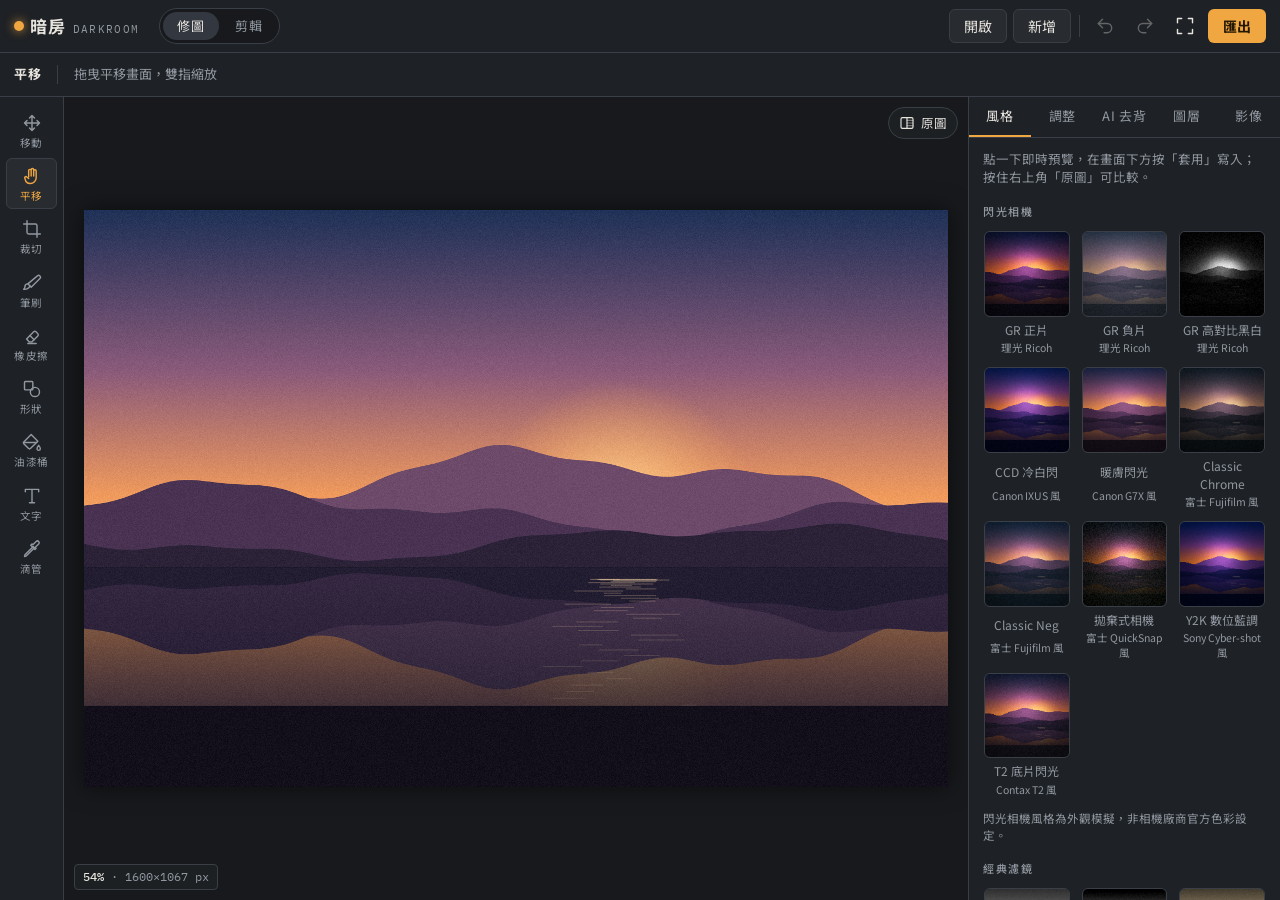
<file: photo-editor/index.html>
<!doctype html>
<html lang="zh-Hant">
<head>
<meta charset="utf-8">
<meta name="viewport" content="width=device-width,initial-scale=1,maximum-scale=1,user-scalable=no,viewport-fit=cover">
<title>暗房修圖</title>
<meta name="description" content="手機與電腦通用的修圖與影片剪輯工具：圖層、調色、濾鏡、AI 去背、照片影片剪輯匯出。">
<meta name="theme-color" content="#1b1d21">
<link rel="manifest" href="manifest.webmanifest">
<link rel="icon" href="icon.svg" type="image/svg+xml">
<link rel="apple-touch-icon" href="icon.svg">
<link rel="preconnect" href="https://fonts.googleapis.com">
<link rel="stylesheet" href="https://fonts.googleapis.com/css2?family=IBM+Plex+Mono:wght@400;500&family=Noto+Sans+TC:wght@400;500;700&display=swap">
<link rel="stylesheet" href="style.css">
</head>
<body>
<!--APP-->
<div id="app">
  <header class="topbar">
    <div class="brand"><span class="mark" aria-hidden="true"></span><b>暗房</b><span class="sub">Darkroom</span></div>
    <div class="seg" id="modeSeg" role="tablist" aria-label="模式">
      <button role="tab" data-mode="photo" class="on">修圖</button>
      <button role="tab" data-mode="video">剪輯</button>
    </div>
    <div class="actions photo-only">
      <button class="btn" id="btnOpen" title="開啟影像 (Ctrl+O)">開啟</button>
      <button class="btn hide-sm" id="btnNew" title="新增畫布">新增</button>
      <span class="sep hide-sm"></span>
      <button class="ibtn" id="btnUndo" title="復原 (Ctrl+Z)" aria-label="復原"><svg viewBox="0 0 24 24"><path d="M9 14 4 9l5-5"/><path d="M4 9h10.5a5.5 5.5 0 0 1 0 11H11"/></svg></button>
      <button class="ibtn" id="btnRedo" title="重做 (Ctrl+Shift+Z)" aria-label="重做"><svg viewBox="0 0 24 24"><path d="m15 14 5-5-5-5"/><path d="M20 9H9.5a5.5 5.5 0 0 0 0 11H13"/></svg></button>
      <button class="ibtn hide-sm" id="btnFit" title="符合視窗 (Ctrl+0)" aria-label="符合視窗"><svg viewBox="0 0 24 24"><path d="M3 8V3h5M21 8V3h-5M3 16v5h5M21 16v5h-5"/></svg></button>
      <button class="btn primary" id="btnExport" title="匯出 (Ctrl+S)">匯出</button>
    </div>
    <input type="file" id="fileOpen" accept="image/*" hidden>
    <input type="file" id="fileLayer" accept="image/*" hidden>
  </header>

  <div class="optbar" id="optbar">
    <span class="opt tool-name" id="toolName">筆刷</span>
    <label class="opt" data-for="brush shape fill text"><span>顏色</span><input type="color" id="optColor" value="#f0a742"></label>
    <div class="opt swatches" data-for="brush shape fill text" id="swatches"></div>
    <label class="opt" data-for="brush eraser shape"><span>大小</span><input type="range" id="optSize" min="1" max="400" value="24"><output id="outSize">24</output></label>
    <label class="opt" data-for="brush eraser shape fill"><span>不透明</span><input type="range" id="optOpacity" min="1" max="100" value="100"><output id="outOpacity">100%</output></label>
    <label class="opt" data-for="brush eraser"><span>硬度</span><input type="range" id="optHardness" min="0" max="100" value="80"><output id="outHardness">80%</output></label>
    <label class="opt" data-for="shape"><span>形狀</span><select id="optShape"><option value="rect">矩形</option><option value="ellipse">橢圓</option><option value="line">直線</option></select></label>
    <label class="opt" data-for="shape"><input type="checkbox" id="optShapeFill"><span>填滿</span></label>
    <label class="opt" data-for="fill"><span>容許度</span><input type="range" id="optTolerance" min="0" max="100" value="32"><output id="outTolerance">32</output></label>
    <label class="opt" data-for="crop"><span>比例</span><select id="optRatio"><option value="free">自由</option><option value="1">1:1</option><option value="1.3333">4:3</option><option value="0.75">3:4</option><option value="1.7778">16:9</option><option value="0.5625">9:16</option><option value="1.5">3:2</option></select></label>
    <div class="opt" data-for="crop"><button class="btn primary sm" id="btnCropApply">套用裁切</button><button class="btn sm" id="btnCropCancel">取消</button></div>
    <div class="opt" data-for="crop">
      <button class="ibtn" data-img="rotL" aria-label="向左旋轉 90°" title="向左旋轉 90°"><svg viewBox="0 0 24 24"><path d="M3 12a9 9 0 1 0 3-6.7L3 8"/><path d="M3 3v5h5"/></svg></button>
      <button class="ibtn" data-img="rotR" aria-label="向右旋轉 90°" title="向右旋轉 90°"><svg viewBox="0 0 24 24"><path d="M21 12a9 9 0 1 1-3-6.7L21 8"/><path d="M21 3v5h-5"/></svg></button>
      <button class="ibtn" data-img="flipH" aria-label="水平翻轉" title="水平翻轉"><svg viewBox="0 0 24 24"><path d="M12 3v18M8 7 3 12l5 5zM16 7l5 5-5 5z"/></svg></button>
    </div>
    <span class="opt hint" data-for="move">拖曳以移動目前圖層</span>
    <span class="opt hint" data-for="hand">拖曳平移畫面，雙指縮放</span>
    <span class="opt hint" data-for="eyedropper">點選畫面取色</span>
    <span class="opt hint" data-for="text">點選畫面放置文字</span>
  </div>

  <main class="workspace">
    <nav class="toolbar" id="toolbar" aria-label="工具">
      <button data-tool="move" title="移動 (V)"><svg viewBox="0 0 24 24"><path d="M12 3v18M3 12h18M9 6l3-3 3 3M9 18l3 3 3-3M6 9l-3 3 3 3M18 9l3 3-3 3"/></svg><i>移動</i></button>
      <button data-tool="hand" title="手形 (H / 空白鍵)"><svg viewBox="0 0 24 24"><path d="M8 13V5.5a1.5 1.5 0 0 1 3 0V12M11 11V4.5a1.5 1.5 0 0 1 3 0V12M14 11.5V6a1.5 1.5 0 0 1 3 0v8a7 7 0 0 1-7 7h-.5a6 6 0 0 1-4.8-2.4L3.5 15a1.5 1.5 0 0 1 2.3-1.9L8 15"/></svg><i>平移</i></button>
      <button data-tool="crop" title="裁切 (C)"><svg viewBox="0 0 24 24"><path d="M6 2v14a2 2 0 0 0 2 2h14M18 22V8a2 2 0 0 0-2-2H2"/></svg><i>裁切</i></button>
      <button data-tool="brush" title="筆刷 (B)"><svg viewBox="0 0 24 24"><path d="M18.5 3.5a2.1 2.1 0 0 1 3 3L11 17l-4-4z"/><path d="M7 13c-2 0-3.5 1.5-3.5 3.5 0 1.5-1 2.5-1.5 3 3 .5 7-1 7.5-4.5"/></svg><i>筆刷</i></button>
      <button data-tool="eraser" title="橡皮擦 (E)"><svg viewBox="0 0 24 24"><path d="M7 21h10M5.5 15.5 14 7a2 2 0 0 1 2.8 0l2.2 2.2a2 2 0 0 1 0 2.8L12 19H8.5z"/><path d="m9.5 11.5 5 5"/></svg><i>橡皮擦</i></button>
      <button data-tool="shape" title="形狀 (U)"><svg viewBox="0 0 24 24"><rect x="3" y="3" width="10" height="10" rx="1"/><circle cx="15.5" cy="15.5" r="5.5"/></svg><i>形狀</i></button>
      <button data-tool="fill" title="油漆桶 (G)"><svg viewBox="0 0 24 24"><path d="m19 11-8-8-8.6 8.6a2 2 0 0 0 0 2.8l5.2 5.2a2 2 0 0 0 2.8 0z"/><path d="M2.5 12.5h15"/><path d="M22 20a2 2 0 1 1-4 0c0-1.6 2-4 2-4s2 2.4 2 4z"/></svg><i>油漆桶</i></button>
      <button data-tool="text" title="文字 (T)"><svg viewBox="0 0 24 24"><path d="M4 7V4h16v3M9 20h6M12 4v16"/></svg><i>文字</i></button>
      <button data-tool="eyedropper" title="滴管 (I)"><svg viewBox="0 0 24 24"><path d="m3 21 2-.5L15 10.5 13.5 9 3.5 19z"/><path d="m13 7 4-4a2.1 2.1 0 0 1 3 3l-4 4 1 1-1.5 1.5-5-5L12 6z"/></svg><i>滴管</i></button>
    </nav>

    <section class="stage" id="stage">
      <canvas id="view"></canvas>
      <button class="cmp" id="btnCompare" aria-label="按住比較原圖" title="按住比較（\ 鍵）"><svg viewBox="0 0 24 24"><rect x="3" y="4" width="18" height="16" rx="2"/><path d="M12 4v16"/><path d="M12 8h9M12 12h9M12 16h9" opacity=".45"/></svg><span>原圖</span></button>
      <div class="cmp-badge" id="cmpBadge" hidden></div>
      <div class="pbar" id="pbar" hidden role="group" aria-label="預覽">
        <b id="pbLabel"></b>
        <label class="pb-amount" id="pbAmountWrap" hidden><span>強度</span><input type="range" id="pbAmount" min="0" max="100" value="100" aria-label="強度"><output id="outPbAmount">100%</output></label>
        <button class="btn sm" id="pbCancel">取消</button>
        <button class="btn primary sm" id="pbApply">套用</button>
      </div>
      <div class="hud" id="hud"></div>
      <div class="drop" id="drop" hidden>放開以開啟影像</div>
    </section>

    <aside class="panel" id="panel">
      <div class="sheet-grip show-sm" id="sheetGrip"><span></span></div>
      <div class="tabs" role="tablist">
        <button role="tab" data-tab="style" class="on">風格</button>
        <button role="tab" data-tab="adjust">調整</button>
        <button role="tab" data-tab="ai">AI 去背</button>
        <button role="tab" data-tab="layers">圖層</button>
        <button role="tab" data-tab="image">影像</button>
      </div>

      <div class="tab-body" data-body="layers" hidden>
        <div class="layer-props">
          <label class="row"><span>混合模式</span><select id="layerBlend"></select></label>
          <label class="row"><span>不透明度</span><input type="range" id="layerOpacity" min="0" max="100" value="100"><output id="outLayerOpacity">100%</output></label>
        </div>
        <ul class="layers" id="layerList"></ul>
        <div class="layer-actions">
          <button class="ibtn" id="lyAdd" title="新增圖層" aria-label="新增圖層"><svg viewBox="0 0 24 24"><path d="M12 5v14M5 12h14"/></svg></button>
          <button class="ibtn" id="lyDup" title="複製圖層" aria-label="複製圖層"><svg viewBox="0 0 24 24"><rect x="8" y="8" width="13" height="13" rx="2"/><path d="M16 8V5a2 2 0 0 0-2-2H5a2 2 0 0 0-2 2v9a2 2 0 0 0 2 2h3"/></svg></button>
          <button class="ibtn" id="lyUp" title="上移" aria-label="上移"><svg viewBox="0 0 24 24"><path d="m6 15 6-6 6 6"/></svg></button>
          <button class="ibtn" id="lyDown" title="下移" aria-label="下移"><svg viewBox="0 0 24 24"><path d="m6 9 6 6 6-6"/></svg></button>
          <button class="ibtn" id="lyMerge" title="向下合併" aria-label="向下合併"><svg viewBox="0 0 24 24"><path d="M12 3v12M7 10l5 5 5-5M4 21h16"/></svg></button>
          <button class="ibtn danger" id="lyDel" title="刪除圖層" aria-label="刪除圖層"><svg viewBox="0 0 24 24"><path d="M4 7h16M10 11v6M14 11v6M6 7l1 13h10l1-13M9 7V4h6v3"/></svg></button>
        </div>
      </div>

      <div class="tab-body" data-body="adjust" hidden>
        <p class="note">拖曳滑桿即時預覽（目前圖層：<b id="adjLayerName"></b>），在畫面下方按「套用」寫入。雙擊滑桿歸零。</p>
        <div id="adjList" class="adj-list"></div>
      </div>

      <div class="tab-body" data-body="style">
        <p class="note">點一下即時預覽，在畫面下方按「套用」寫入；按住右上角「原圖」可比較。</p>
        <h3 class="sec">閃光相機</h3>
        <div class="filter-grid flash-grid" id="flashGrid"></div>
        <section class="card" id="flashCtl" hidden>
          <h3 id="flashName"></h3>
          <div class="row"><span>閃光位置</span><b class="note" id="flashPos">自動（畫面中央）</b></div>
          <div class="grid2"><button class="btn sm" id="flashPick">點畫面指定</button><button class="btn sm" id="flashAuto">回到自動</button></div>
          <div id="flashSliders" class="adj-list"></div>
          <label class="row"><input type="checkbox" id="flashDate"><span>日期戳記</span><input type="text" id="flashDateText" aria-label="日期文字" maxlength="14"></label>
        </section>
        <p class="note small">閃光相機風格為外觀模擬，非相機廠商官方色彩設定。</p>
        <h3 class="sec">經典濾鏡</h3>
        <div class="filter-grid" id="filterGrid"></div>
      </div>

      <div class="tab-body" data-body="ai" hidden>
        <section class="card">
          <h3>AI 去背</h3>
          <p class="note">在你的裝置上辨識主體，照片不會上傳。第一次使用會下載約 15 MB 的 AI 模型，之後就不用再下載。</p>
          <p class="note">處理圖層：<b id="aiLayerName"></b></p>
          <label class="row"><span>新背景</span><select id="aiBg">
            <option value="transparent">透明</option>
            <option value="color">前景色</option>
            <option value="blur">模糊原背景（人像模式）</option>
            <option value="mono">黑白背景（色彩焦點）</option>
          </select></label>
          <label class="row"><span>邊緣貼合</span><input type="range" id="aiRefine" min="0" max="100" value="60"><output id="outAiRefine">60</output></label>
          <label class="row"><span>邊緣硬度</span><input type="range" id="aiHard" min="0" max="100" value="35"><output id="outAiHard">35</output></label>
          <label class="row"><span>羽化 px</span><input type="range" id="aiFeather" min="0" max="20" value="1"><output id="outAiFeather">1</output></label>
          <button class="btn primary" id="aiRun">AI 去背</button>
          <div class="progress" id="aiProgress" hidden><div class="bar"><i id="aiBar"></i></div><span id="aiStatus"></span></div>
          <div class="mask-view" id="aiMaskWrap" hidden><canvas id="aiMask" width="160" height="160"></canvas><span class="note small">辨識遮罩（白色＝保留）。調整上方滑桿後按「重新套用」，不必重新辨識。</span></div>
        </section>
        <section class="card">
          <h3>純色背景去除</h3>
          <p class="note">適合商品照、證件照、白底截圖等單一顏色背景。不需下載模型。</p>
          <label class="row"><span>容許度</span><input type="range" id="keyTol" min="1" max="100" value="22"><output id="outKeyTol">22</output></label>
          <label class="row"><input type="checkbox" id="keyAll"><span>移除所有相同顏色（含被包圍的區域）</span></label>
          <button class="btn" id="keyRun">去除背景色</button>
        </section>
      </div>

      <div class="tab-body" data-body="image" hidden>
        <div class="group">
          <h3>變形</h3>
          <div class="grid2">
            <button class="btn" data-img="rotL">向左旋轉 90°</button>
            <button class="btn" data-img="rotR">向右旋轉 90°</button>
            <button class="btn" data-img="flipH">水平翻轉</button>
            <button class="btn" data-img="flipV">垂直翻轉</button>
          </div>
        </div>
        <div class="group">
          <h3>尺寸</h3>
          <div class="grid2">
            <button class="btn" data-img="resize">影像尺寸…</button>
            <button class="btn" data-img="new">新增畫布…</button>
          </div>
        </div>
        <div class="group">
          <h3>圖層</h3>
          <div class="grid2">
            <button class="btn" data-img="placeLayer">置入影像為圖層</button>
            <button class="btn" data-img="flatten">影像平面化</button>
            <button class="btn" data-img="clearLayer">清除圖層內容</button>
            <button class="btn" data-img="fillLayer">以前景色填滿</button>
          </div>
        </div>
        <div class="group">
          <h3>資訊</h3>
          <dl class="info" id="docInfo"></dl>
        </div>
      </div>
    </aside>

    <nav class="mnav" id="mnav" aria-label="主要功能">
      <button data-nav="style"><svg viewBox="0 0 24 24"><path d="M13 2 4 14h7l-1 8 9-12h-7z"/></svg><i>風格</i></button>
      <button data-nav="adjust"><svg viewBox="0 0 24 24"><path d="M4 6h10M18 6h2M4 12h4M12 12h8M4 18h12M20 18h0"/><circle cx="16" cy="6" r="2"/><circle cx="10" cy="12" r="2"/><circle cx="18" cy="18" r="2"/></svg><i>調整</i></button>
      <button data-nav="crop"><svg viewBox="0 0 24 24"><path d="M6 2v14a2 2 0 0 0 2 2h14M18 22V8a2 2 0 0 0-2-2H2"/></svg><i>裁切</i></button>
      <button data-nav="ai"><svg viewBox="0 0 24 24"><circle cx="12" cy="8" r="4"/><path d="M4 21c1-4 4.5-6 8-6s7 2 8 6"/><path d="M2 3l3 3M22 3l-3 3" opacity=".6"/></svg><i>去背</i></button>
      <button data-nav="layers"><svg viewBox="0 0 24 24"><path d="m12 3 9 5-9 5-9-5z"/><path d="m3 13 9 5 9-5"/></svg><i>圖層</i></button>
      <button data-nav="tools"><svg viewBox="0 0 24 24"><path d="M18.5 3.5a2.1 2.1 0 0 1 3 3L11 17l-4-4z"/><path d="M7 13c-2 0-3.5 1.5-3.5 3.5 0 1.5-1 2.5-1.5 3 3 .5 7-1 7.5-4.5"/></svg><i>工具</i></button>
    </nav>
  </main>

  <section class="video-view" id="videoView" hidden>
    <div class="vtop">
      <button class="btn primary" id="vAdd">加入照片／影片</button>
      <button class="btn" id="vFromPhoto" title="把修圖模式中目前的影像加入時間軸">加入修圖中的影像</button>
      <label class="opt"><span>比例</span><select id="vAspect"><option value="16:9">16:9 橫式</option><option value="9:16">9:16 直式</option><option value="1:1">1:1 方形</option><option value="4:5">4:5 貼文</option></select></label>
      <label class="opt"><span>畫質</span><select id="vRes"><option value="720">720p</option><option value="1080">1080p</option></select></label>
      <button class="btn" id="vMusic">背景音樂</button>
      <button class="btn primary" id="vExport">匯出影片</button>
      <input type="file" id="vFile" accept="image/*,video/*" multiple hidden>
      <input type="file" id="vMusicFile" accept="audio/*" hidden>
    </div>
    <div class="vmain">
      <div class="vplayer">
        <div class="vcanvas-wrap" id="vWrap">
          <canvas id="vCanvas" width="1280" height="720"></canvas>
          <div class="vempty" id="vEmpty" hidden>
            <b>還沒有素材</b>
            <span>加入照片或影片，排在時間軸上，再匯出成影片。</span>
            <button class="btn" id="vSample">用範例照片試試</button>
          </div>
        </div>
        <div class="vcontrols">
          <button class="ibtn" id="vPlay" aria-label="播放" title="播放／暫停 (空白鍵)"><svg viewBox="0 0 24 24" id="vPlayIcon"><path d="M7 4v16l13-8z"/></svg></button>
          <span class="vtime" id="vTime">0:00.0 / 0:00.0</span>
          <input type="range" id="vSeek" min="0" max="1000" value="0" aria-label="播放位置">
          <button class="ibtn" id="vGrab" aria-label="擷取畫面" title="擷取目前畫面到修圖"><svg viewBox="0 0 24 24"><path d="M4 8a2 2 0 0 1 2-2h2l1.5-2h5L16 6h2a2 2 0 0 1 2 2v9a2 2 0 0 1-2 2H6a2 2 0 0 1-2-2z"/><circle cx="12" cy="12.5" r="3.5"/></svg></button>
        </div>
      </div>
      <aside class="vprops" id="vProps"></aside>
    </div>
    <div class="vtimeline-wrap" id="vTlWrap">
      <div class="vtimeline" id="vTimeline"></div>
    </div>
  </section>

  <div class="scrim" id="scrim" hidden></div>

  <div class="modal" id="dlgText" hidden role="dialog" aria-labelledby="dlgTextTitle">
    <h2 id="dlgTextTitle">加入文字</h2>
    <textarea id="txtValue" rows="3">暗房 Darkroom</textarea>
    <div class="grid2">
      <label class="row"><span>字級 px</span><input type="number" id="txtSize" min="6" max="1000" value="72"></label>
      <label class="row"><span>字重</span><select id="txtWeight"><option value="400">一般</option><option value="700" selected>粗體</option></select></label>
      <label class="row"><span>對齊</span><select id="txtAlign"><option value="left">靠左</option><option value="center">置中</option><option value="right">靠右</option></select></label>
      <label class="row"><span>陰影</span><input type="checkbox" id="txtShadow"></label>
    </div>
    <div class="btn-row"><button class="btn" data-close>取消</button><button class="btn primary" id="txtApply">加入</button></div>
  </div>

  <div class="modal" id="dlgNew" hidden role="dialog" aria-labelledby="dlgNewTitle">
    <h2 id="dlgNewTitle">新增畫布</h2>
    <div class="presets" id="newPresets"></div>
    <div class="grid2">
      <label class="row"><span>寬度 px</span><input type="number" id="newW" min="1" max="8192" value="1920"></label>
      <label class="row"><span>高度 px</span><input type="number" id="newH" min="1" max="8192" value="1080"></label>
    </div>
    <label class="row"><span>背景</span><select id="newBg"><option value="#ffffff">白色</option><option value="#000000">黑色</option><option value="transparent">透明</option></select></label>
    <div class="btn-row"><button class="btn" data-close>取消</button><button class="btn primary" id="newApply">建立</button></div>
  </div>

  <div class="modal" id="dlgResize" hidden role="dialog" aria-labelledby="dlgResizeTitle">
    <h2 id="dlgResizeTitle">影像尺寸</h2>
    <div class="grid2">
      <label class="row"><span>寬度 px</span><input type="number" id="rsW" min="1" max="8192"></label>
      <label class="row"><span>高度 px</span><input type="number" id="rsH" min="1" max="8192"></label>
    </div>
    <label class="row"><input type="checkbox" id="rsLock" checked><span>維持長寬比</span></label>
    <div class="btn-row"><button class="btn" data-close>取消</button><button class="btn primary" id="rsApply">套用</button></div>
  </div>

  <div class="modal wide" id="dlgExport" hidden role="dialog" aria-labelledby="dlgExportTitle">
    <h2 id="dlgExportTitle">匯出影像</h2>
    <div class="export-grid">
      <div class="export-preview"><img id="expPreview" alt="匯出預覽"></div>
      <div class="export-form">
        <label class="row"><span>檔名</span><input type="text" id="expName" value="darkroom"></label>
        <label class="row"><span>格式</span><select id="expFmt"><option value="png">PNG（無損、保留透明）</option><option value="jpg" selected>JPEG（照片、檔案小）</option><option value="webp">WebP</option></select></label>
        <label class="row" id="expQualityRow"><span>品質</span><input type="range" id="expQuality" min="10" max="100" value="92"><output id="outExpQuality">92</output></label>
        <label class="row"><span>縮放</span><select id="expScale"><option value="1">100%</option><option value="0.5">50%</option><option value="0.25">25%</option><option value="2">200%</option></select></label>
        <p class="note" id="expInfo"></p>
        <p class="note small">若儲存按鈕無法使用，可長按（或右鍵）左側預覽圖另存。</p>
      </div>
    </div>
    <div class="btn-row"><button class="btn" data-close>關閉</button><button class="btn primary" id="expSave">儲存</button></div>
  </div>

  <div class="modal" id="dlgRender" hidden role="dialog" aria-labelledby="dlgRenderTitle">
    <h2 id="dlgRenderTitle">匯出影片中…</h2>
    <p class="note">影片以實際播放速度錄製，請保持這個畫面開啟。</p>
    <div class="progress"><div class="bar"><i id="vRenderBar"></i></div><span id="vRenderStatus">0%</span></div>
    <div class="btn-row"><button class="btn" id="vRenderCancel">取消</button></div>
  </div>

  <div class="toast" id="toast" role="status" aria-live="polite"></div>
</div>
<!--/APP-->
<script src="app.js"></script>
<script src="flash.js"></script>
<script src="ai.js"></script>
<script src="video.js"></script>
</body>
</html>
</file>
<file: photo-editor/style.css>
/* Layout: chrome (top bar + option bar) over a three-column workspace — tools | stage | panel.
   Below 760px the tools become a bottom strip and the panel a slide-up sheet.
   Single dark theme on purpose: a neutral graphite surround keeps colour judgement honest,
   with a darkroom-safelight amber as the only accent. */
:root {
  --ink-0: #17191c;      /* stage surround */
  --ink-1: #1e2125;      /* chrome */
  --ink-2: #282c31;      /* raised controls */
  --ink-3: #333840;      /* hover */
  --line: #3a3f47;
  --text: #e7e4de;
  --muted: #9198a1;
  --safelight: #f0a742;
  --safelight-ink: #231703;
  --danger: #e8645a;
  --font-ui: "Noto Sans TC", "PingFang TC", "Microsoft JhengHei", system-ui, sans-serif;
  --font-data: "IBM Plex Mono", ui-monospace, "SFMono-Regular", Menlo, monospace;
  --r: 6px;
  color-scheme: dark;
}

* { box-sizing: border-box; }
[hidden] { display: none !important; }
html, body { height: 100%; }
body {
  margin: 0;
  background: var(--ink-0);
  color: var(--text);
  font: 14px/1.45 var(--font-ui);
  overflow: hidden;
  -webkit-tap-highlight-color: transparent;
  overscroll-behavior: none;
}
svg { width: 20px; height: 20px; fill: none; stroke: currentColor; stroke-width: 1.7; stroke-linecap: round; stroke-linejoin: round; flex: none; }
button, input, select, textarea { font: inherit; color: inherit; }
button { cursor: pointer; }
:focus-visible { outline: 2px solid var(--safelight); outline-offset: 1px; }

#app {
  height: 100%;
  display: grid;
  grid-template-rows: auto auto minmax(0, 1fr);
}

/* ---------- top bar ---------- */
.topbar {
  display: flex; align-items: center; justify-content: space-between; gap: 12px;
  padding-block: 8px;
  padding-left: max(14px, env(safe-area-inset-left, 0px));
  padding-right: max(14px, env(safe-area-inset-right, 0px));
  background: var(--ink-1);
  border-bottom: 1px solid var(--line);
}
.brand { display: flex; align-items: baseline; gap: 6px; white-space: nowrap; }
.brand b { font-size: 17px; font-weight: 700; letter-spacing: .08em; }
.brand .sub { font-family: var(--font-data); font-size: 11px; color: var(--muted); letter-spacing: .12em; text-transform: uppercase; }
.brand .mark { width: 10px; height: 10px; border-radius: 50%; background: var(--safelight); box-shadow: 0 0 10px 1px color-mix(in srgb, var(--safelight) 60%, transparent); align-self: center; }
.actions { display: flex; align-items: center; gap: 6px; }
.sep { width: 1px; height: 22px; background: var(--line); margin-inline: 2px; }

.btn {
  display: inline-flex; align-items: center; justify-content: center; gap: 6px;
  height: 34px; padding: 0 14px;
  background: var(--ink-2); border: 1px solid var(--line); border-radius: var(--r);
  white-space: nowrap;
}
.btn:hover { background: var(--ink-3); }
.btn.primary { background: var(--safelight); color: var(--safelight-ink); border-color: transparent; font-weight: 700; }
.btn.primary:hover { filter: brightness(1.08); }
.btn.sm { height: 28px; padding: 0 10px; font-size: 13px; }
.btn:disabled, .ibtn:disabled { opacity: .35; cursor: default; }
.ibtn {
  display: inline-grid; place-items: center; width: 34px; height: 34px;
  background: transparent; border: 1px solid transparent; border-radius: var(--r);
}
.ibtn:hover:not(:disabled) { background: var(--ink-2); border-color: var(--line); }
.ibtn.danger:hover:not(:disabled) { color: var(--danger); }

/* ---------- option bar ---------- */
.optbar {
  display: flex; align-items: center; gap: 16px;
  min-height: 44px;
  padding-block: 6px;
  padding-left: max(14px, env(safe-area-inset-left, 0px));
  padding-right: max(14px, env(safe-area-inset-right, 0px));
  background: var(--ink-1);
  border-bottom: 1px solid var(--line);
  overflow-x: auto; scrollbar-width: none;
}
.optbar::-webkit-scrollbar { display: none; }
.opt { display: flex; align-items: center; gap: 8px; white-space: nowrap; font-size: 13px; color: var(--muted); }
.opt > span { color: var(--muted); }
.opt output { font-family: var(--font-data); font-size: 12px; color: var(--text); min-width: 3.4em; font-variant-numeric: tabular-nums; }
.opt input[type=range] { width: 110px; }
.tool-name { color: var(--text); font-weight: 700; letter-spacing: .04em; padding-right: 4px; border-right: 1px solid var(--line); padding-right: 16px; }
.hint { font-style: normal; }
input[type=color] { width: 30px; height: 30px; padding: 0; border: 1px solid var(--line); border-radius: 50%; background: none; overflow: hidden; cursor: pointer; }
input[type=color]::-webkit-color-swatch-wrapper { padding: 0; }
input[type=color]::-webkit-color-swatch { border: 0; border-radius: 50%; }
input[type=color]::-moz-color-swatch { border: 0; border-radius: 50%; }
.swatches { gap: 4px; }
.swatches button { width: 18px; height: 18px; border-radius: 4px; border: 1px solid rgba(255,255,255,.18); padding: 0; }
input[type=range] { accent-color: var(--safelight); }
input[type=checkbox] { accent-color: var(--safelight); width: 16px; height: 16px; }
select, input[type=number], input[type=text], textarea {
  background: var(--ink-2); border: 1px solid var(--line); border-radius: var(--r);
  height: 30px; padding: 0 8px; min-width: 0;
}
textarea { height: auto; padding: 8px; resize: vertical; width: 100%; }

/* ---------- workspace ---------- */
.workspace {
  display: grid;
  grid-template-columns: 64px minmax(0, 1fr) 312px;
  min-height: 0;
}
.toolbar {
  display: flex; flex-direction: column; gap: 2px; padding: 8px 6px;
  background: var(--ink-1); border-right: 1px solid var(--line);
  overflow-y: auto;
}
.toolbar button {
  display: grid; justify-items: center; gap: 2px;
  padding: 7px 0 5px; border: 1px solid transparent; border-radius: var(--r);
  background: transparent; color: var(--muted);
}
.toolbar button i { font-style: normal; font-size: 10.5px; letter-spacing: .04em; }
.toolbar button:hover { color: var(--text); background: var(--ink-2); }
.toolbar button.on { color: var(--safelight); background: var(--ink-2); border-color: var(--line); }

.stage { position: relative; min-width: 0; min-height: 0; overflow: hidden; background: var(--ink-0); }
#view { position: absolute; inset: 0; width: 100%; height: 100%; touch-action: none; display: block; }
.hud {
  position: absolute; left: 10px; bottom: 10px;
  padding: 4px 8px; border-radius: 4px;
  background: color-mix(in srgb, var(--ink-1) 85%, transparent);
  border: 1px solid var(--line);
  font: 11.5px/1.4 var(--font-data); color: var(--muted);
  font-variant-numeric: tabular-nums; pointer-events: none; white-space: nowrap;
}
.hud b { color: var(--text); font-weight: 500; }
.drop {
  position: absolute; inset: 12px; display: grid; place-items: center;
  border: 2px dashed var(--safelight); border-radius: 12px;
  background: color-mix(in srgb, var(--ink-0) 75%, transparent);
  font-size: 18px; color: var(--safelight); pointer-events: none;
}

/* ---------- panel ---------- */
.panel {
  display: flex; flex-direction: column; min-height: 0;
  background: var(--ink-1); border-left: 1px solid var(--line);
}
.tabs { display: grid; grid-template-columns: repeat(5, 1fr); border-bottom: 1px solid var(--line); }
.tabs button {
  height: 40px; padding: 0 2px; white-space: nowrap; font-size: 13px; letter-spacing: .02em; background: none; border: 0; border-bottom: 2px solid transparent;
  color: var(--muted); letter-spacing: .06em;
}
.tabs button.on { color: var(--text); border-bottom-color: var(--safelight); }
.tab-body { flex: 1; min-height: 0; overflow-y: auto; padding: 12px 14px 16px; display: flex; flex-direction: column; gap: 12px; }
.note { margin: 0; color: var(--muted); font-size: 12.5px; }
.note b { color: var(--text); font-weight: 500; }
.note.small { font-size: 11.5px; }
.row { display: flex; align-items: center; gap: 10px; font-size: 13px; }
.row > span:first-child { color: var(--muted); min-width: 4.5em; }
.row select, .row input[type=number], .row input[type=text] { flex: 1; }
.row input[type=range] { flex: 1; min-width: 0; }
.row output { font-family: var(--font-data); font-size: 12px; min-width: 3.2em; text-align: right; font-variant-numeric: tabular-nums; }
.btn-row { display: flex; justify-content: flex-end; gap: 8px; }
.grid2 { display: grid; grid-template-columns: 1fr 1fr; gap: 8px; }
.grid2 .btn { padding: 0 8px; font-size: 13px; }
.group h3 { margin: 0 0 8px; font-size: 11px; font-weight: 500; letter-spacing: .14em; color: var(--muted); }
.group { display: flex; flex-direction: column; }

.layer-props { display: flex; flex-direction: column; gap: 8px; }
.layers { list-style: none; margin: 0; padding: 0; display: flex; flex-direction: column; gap: 4px; flex: 1; min-height: 60px; }
.layers li {
  display: grid; grid-template-columns: 30px 46px minmax(0, 1fr); align-items: center; gap: 8px;
  padding: 5px 8px 5px 4px; border-radius: var(--r); border: 1px solid transparent;
  background: var(--ink-2); cursor: pointer;
}
.layers li.on { border-color: var(--safelight); background: color-mix(in srgb, var(--safelight) 9%, var(--ink-2)); }
.layers li.hidden-layer .lname, .layers li.hidden-layer canvas { opacity: .4; }
.layers .eye { width: 30px; height: 30px; display: grid; place-items: center; border: 0; background: none; color: var(--muted); border-radius: 4px; }
.layers .eye:hover { color: var(--text); }
.layers canvas {
  width: 46px; height: 34px; border-radius: 3px; border: 1px solid var(--line);
  background: repeating-conic-gradient(#3a3d42 0 25%, #2b2e33 0 50%) 0 0 / 10px 10px;
  object-fit: contain;
}
.lname { overflow: hidden; text-overflow: ellipsis; white-space: nowrap; font-size: 13px; }
.lmeta { display: block; font-family: var(--font-data); font-size: 10.5px; color: var(--muted); }
.lname input { width: 100%; height: 24px; }
.layer-actions { display: flex; justify-content: space-between; border-top: 1px solid var(--line); padding-top: 8px; }

.adj-list { display: flex; flex-direction: column; gap: 10px; }
.adj-list .adj-head { font-size: 11px; letter-spacing: .14em; color: var(--muted); margin-top: 6px; }
.adj-list .row > span:first-child { min-width: 5.5em; }
.adj-list .row output.changed { color: var(--safelight); }

.filter-grid { display: grid; grid-template-columns: repeat(3, 1fr); gap: 10px; }
.filter-grid button {
  display: grid; gap: 4px; padding: 0; border: 1px solid transparent; background: none; border-radius: var(--r);
  font-size: 12px; color: var(--muted); text-align: center;
}
.filter-grid button:hover { color: var(--text); }
.filter-grid button:hover canvas { border-color: var(--safelight); }
.filter-grid canvas { width: 100%; aspect-ratio: 1; border-radius: var(--r); border: 1px solid var(--line); background: var(--ink-2); max-width: 100%; }

.info { margin: 0; display: grid; grid-template-columns: auto 1fr; gap: 4px 12px; font-size: 12.5px; }
.info dt { color: var(--muted); }
.info dd { margin: 0; font-family: var(--font-data); font-variant-numeric: tabular-nums; }

/* ---------- dialogs ---------- */
.scrim { position: fixed; inset: 0; background: rgba(5, 6, 8, .62); z-index: 40; }
.modal {
  position: fixed; z-index: 50; left: 50%; top: 50%; transform: translate(-50%, -50%);
  width: min(420px, calc(100vw - 32px)); max-height: calc(100% - 32px); overflow-y: auto;
  background: var(--ink-1); border: 1px solid var(--line); border-radius: 10px;
  padding: 18px; display: flex; flex-direction: column; gap: 12px;
  box-shadow: 0 20px 60px rgba(0,0,0,.5);
}
.modal.wide { width: min(760px, calc(100vw - 32px)); }
.modal h2 { margin: 0; font-size: 16px; letter-spacing: .04em; }
.presets { display: flex; flex-wrap: wrap; gap: 6px; }
.presets button { font-size: 12px; padding: 4px 10px; border-radius: 99px; border: 1px solid var(--line); background: var(--ink-2); }
.presets button:hover { border-color: var(--safelight); }
.export-grid { display: grid; grid-template-columns: minmax(0, 1fr) minmax(0, 1fr); gap: 16px; }
.export-preview {
  display: grid; place-items: center; min-height: 180px; border-radius: var(--r); border: 1px solid var(--line);
  background: repeating-conic-gradient(#33363b 0 25%, #26292d 0 50%) 0 0 / 16px 16px;
  padding: 8px;
}
.export-preview img { max-height: 320px; object-fit: contain; -webkit-touch-callout: default; }
.export-form { display: flex; flex-direction: column; gap: 10px; }

.toast {
  position: fixed; left: 50%; bottom: calc(24px + env(safe-area-inset-bottom, 0px)); transform: translate(-50%, 20px);
  padding: 8px 14px; border-radius: 99px; background: var(--text); color: var(--ink-0);
  font-size: 13px; font-weight: 500; opacity: 0; pointer-events: none; transition: opacity .18s, transform .18s; z-index: 60;
  white-space: nowrap;
}
.toast.show { opacity: 1; transform: translate(-50%, 0); }

.show-sm { display: none !important; }

/* ---------- preview bar, compare (one pattern for every live preview) ---------- */
.pbar {
  position: absolute; left: 50%; bottom: 12px; transform: translateX(-50%); z-index: 5;
  display: flex; align-items: center; gap: 10px; flex-wrap: wrap; justify-content: center;
  max-width: calc(100% - 24px); padding: 8px 10px 8px 14px;
  background: color-mix(in srgb, var(--ink-1) 94%, transparent); border: 1px solid var(--line); border-radius: 12px;
  box-shadow: 0 10px 30px rgba(0,0,0,.45);
}
.pbar b { font-size: 13px; font-weight: 500; white-space: nowrap; max-width: 14em; overflow: hidden; text-overflow: ellipsis; }
.pb-amount { display: flex; align-items: center; gap: 6px; font-size: 12px; color: var(--muted); }
.pb-amount input { width: 120px; }
.pb-amount output { font: 12px var(--font-data); color: var(--text); min-width: 3em; font-variant-numeric: tabular-nums; }
.pbar:not([hidden]) ~ .hud { display: none; }
.cmp {
  position: absolute; top: 10px; right: 10px; z-index: 5;
  display: inline-flex; align-items: center; gap: 6px; height: 32px; padding: 0 10px;
  border-radius: 99px; border: 1px solid var(--line); color: var(--text);
  background: color-mix(in srgb, var(--ink-1) 88%, transparent);
  font-size: 12.5px; user-select: none; -webkit-user-select: none; touch-action: none; -webkit-touch-callout: none;
}
.cmp svg { width: 16px; height: 16px; }
.cmp.on { background: var(--safelight); color: var(--safelight-ink); border-color: transparent; }
.cmp-badge {
  position: absolute; top: 12px; left: 50%; transform: translateX(-50%); z-index: 5;
  padding: 4px 12px; border-radius: 99px; background: var(--text); color: var(--ink-0); font-size: 12.5px; font-weight: 700; pointer-events: none;
}
.tab-body .sec { margin: 6px 0 -2px; font-size: 11px; font-weight: 500; letter-spacing: .14em; color: var(--muted); }
.filter-grid button.on canvas { border-color: var(--safelight); box-shadow: 0 0 0 1px var(--safelight); }
.filter-grid button.on span { color: var(--safelight); }
.mnav { display: none; }

/* ---------- flash looks ---------- */
.flash-grid button small { font-size: 10.5px; color: var(--muted); margin-top: -2px; }
.flash-grid button.on canvas { border-color: var(--safelight); box-shadow: 0 0 0 1px var(--safelight); }
.flash-grid button.on span { color: var(--safelight); }
#flashCtl .row input[type=text] { width: 7.5em; flex: none; font-family: var(--font-data); }

/* ---------- mode switch ---------- */
.seg { display: inline-flex; padding: 3px; gap: 2px; background: var(--ink-0); border: 1px solid var(--line); border-radius: 99px; }
.seg button { height: 28px; padding: 0 14px; border: 0; border-radius: 99px; background: none; color: var(--muted); font-size: 13px; letter-spacing: .06em; }
.seg button.on { background: var(--ink-3); color: var(--text); }
body[data-mode="video"] .photo-only, body[data-mode="video"] .optbar, body[data-mode="video"] .workspace { display: none !important; }
.topbar { flex-wrap: nowrap; }
.topbar .seg { margin-right: auto; margin-left: 8px; }

/* ---------- cards, progress (AI tab, render dialog) ---------- */
.card { display: flex; flex-direction: column; gap: 10px; padding: 12px; border: 1px solid var(--line); border-radius: 8px; background: var(--ink-0); }
.card h3 { margin: 0; font-size: 14px; letter-spacing: .06em; }
.card .btn { width: 100%; }
.progress { display: flex; align-items: center; gap: 10px; font: 12px var(--font-data); color: var(--muted); }
.progress .bar { flex: 1; height: 6px; border-radius: 3px; background: var(--ink-2); overflow: hidden; }
.progress .bar i { display: block; height: 100%; width: 0%; background: var(--safelight); transition: width .15s; }
.mask-view { display: grid; grid-template-columns: 80px 1fr; gap: 10px; align-items: center; }
.mask-view canvas { width: 80px; height: 80px; border-radius: 4px; border: 1px solid var(--line); background: #000; }

/* ---------- video editor ---------- */
.video-view {
  grid-row: 2 / span 2; min-height: 0;
  display: grid; grid-template-columns: minmax(0, 1fr) 320px; grid-template-rows: auto minmax(0, 1fr) auto;
  grid-template-areas: "top top" "player props" "timeline timeline";
}
.vtop {
  grid-area: top; display: flex; align-items: center; gap: 10px; overflow-x: auto; scrollbar-width: none;
  padding-block: 6px;
  padding-left: max(14px, env(safe-area-inset-left, 0px)); padding-right: max(14px, env(safe-area-inset-right, 0px));
  background: var(--ink-1); border-bottom: 1px solid var(--line);
}
.vtop::-webkit-scrollbar { display: none; }
.vtop .btn { height: 32px; }
.vmain { display: contents; }
.vplayer { grid-area: player; display: flex; flex-direction: column; min-height: 0; min-width: 0; }
.vcanvas-wrap { position: relative; flex: 1; min-height: 0; display: grid; place-items: center; padding: 16px; }
#vCanvas { max-width: 100%; max-height: 100%; width: auto; height: auto; background: #000; box-shadow: 0 10px 40px rgba(0,0,0,.5); border-radius: 2px; }
.vempty {
  position: absolute; inset: 16px; display: grid; place-content: center; justify-items: center; gap: 8px; text-align: center;
  color: var(--muted); border: 1px dashed var(--line); border-radius: 10px; background: var(--ink-0);
}
.vempty b { color: var(--text); font-size: 16px; }
.vcontrols { display: flex; align-items: center; gap: 10px; padding: 8px 14px; background: var(--ink-1); border-top: 1px solid var(--line); }
.vcontrols input[type=range] { flex: 1; min-width: 0; }
.vtime { font: 12px var(--font-data); font-variant-numeric: tabular-nums; color: var(--muted); white-space: nowrap; }
#vPlayIcon path { fill: currentColor; stroke: none; }
.vprops { grid-area: props; min-height: 0; overflow-y: auto; background: var(--ink-1); border-left: 1px solid var(--line); padding: 12px 14px 16px; display: flex; flex-direction: column; gap: 12px; }
.vprops h3 { margin: 4px 0 0; font-size: 11px; font-weight: 500; letter-spacing: .14em; color: var(--muted); }
.vprops .clip-head { display: flex; align-items: center; gap: 6px; }
.vprops .clip-head b { flex: 1; min-width: 0; overflow: hidden; text-overflow: ellipsis; white-space: nowrap; }
.vprops .tag { font: 10.5px var(--font-data); padding: 2px 6px; border-radius: 4px; background: var(--ink-3); color: var(--muted); letter-spacing: .08em; }
.vprops .row > span:first-child { min-width: 5em; }
.vprops input[type=text] { flex: 1; }
.vtimeline-wrap { grid-area: timeline; overflow-x: auto; background: var(--ink-1); border-top: 1px solid var(--line); padding: 10px 0 12px; }
.vtimeline { position: relative; display: flex; gap: 4px; padding: 0 max(14px, env(safe-area-inset-right, 0px)) 0 max(14px, env(safe-area-inset-left, 0px)); width: max-content; min-width: 100%; }
.vclip {
  position: relative; flex: none; height: 64px; border-radius: 6px; overflow: hidden; cursor: pointer;
  border: 2px solid transparent; background: var(--ink-2) center / auto 100% repeat-x;
  user-select: none; -webkit-user-select: none;
}
.vclip.on { border-color: var(--safelight); }
.vclip.dragging { opacity: .5; }
.vclip .vlabel {
  position: absolute; left: 0; right: 0; bottom: 0; padding: 2px 6px; display: flex; justify-content: space-between; gap: 4px;
  font: 10.5px var(--font-data); color: #fff; background: linear-gradient(transparent, rgba(0,0,0,.75));
  white-space: nowrap; overflow: hidden;
}
.vclip .vtr { position: absolute; left: -2px; top: 50%; transform: translateY(-50%); width: 14px; height: 14px; border-radius: 50%; background: var(--safelight); border: 2px solid var(--ink-1); }
.vclip .vcap { position: absolute; top: 3px; left: 6px; font-size: 10px; color: #fff; text-shadow: 0 1px 2px #000; }
.vadd { flex: none; width: 64px; height: 64px; border-radius: 6px; border: 1px dashed var(--line); background: none; color: var(--muted); display: grid; place-items: center; }
.vadd:hover { color: var(--safelight); border-color: var(--safelight); }
.vplayhead { position: absolute; top: -6px; bottom: -6px; width: 2px; background: #fff; box-shadow: 0 0 0 1px rgba(0,0,0,.5); pointer-events: none; z-index: 2; }
.vdrop { position: absolute; top: 0; bottom: 0; width: 3px; background: var(--safelight); border-radius: 2px; pointer-events: none; z-index: 3; }

/* ---------- phone ---------- */
@media (max-width: 760px) {
  .hide-sm { display: none !important; }
  .show-sm { display: inline-grid !important; }
  .brand .sub, .brand b { display: none; }
  .topbar { gap: 6px; }
  .actions { gap: 2px; }
  .ibtn { width: 32px; }
  .seg button { padding: 0 11px; }
  .topbar .seg { margin-left: 2px; }
  .video-view { grid-template-columns: minmax(0, 1fr); grid-template-rows: auto auto auto minmax(0, 1fr); grid-template-areas: "top" "player" "timeline" "props"; }
  .vcanvas-wrap { flex: none; height: min(42vh, 360px); padding: 10px; }
  .vprops { border-left: 0; border-top: 1px solid var(--line); padding-bottom: calc(16px + env(safe-area-inset-bottom, 0px)); }
  .vtimeline-wrap { border-top: 1px solid var(--line); }
  .btn { padding: 0 11px; }
  /* phone: photo on top, the open panel docked under it (never covering it), drawing tools on demand, main jobs in the bottom bar */
  .workspace { grid-template-columns: minmax(0, 1fr); grid-template-rows: minmax(0, 1fr) auto auto auto; }
  .stage { grid-row: 1; }
  .panel {
    grid-row: 2; display: none; height: min(46vh, 430px);
    border-left: 0; border-top: 1px solid var(--line);
  }
  .panel.open { display: flex; }
  .sheet-grip { display: grid !important; place-items: center; height: 18px; cursor: pointer; }
  .sheet-grip span { width: 40px; height: 4px; border-radius: 2px; background: var(--line); }
  .tabs button { height: 36px; }
  .toolbar {
    grid-row: 3; display: none; flex-direction: row; gap: 2px; overflow-x: auto; overflow-y: hidden;
    border-right: 0; border-top: 1px solid var(--line);
    padding: 4px max(8px, env(safe-area-inset-right, 0px)) 4px max(8px, env(safe-area-inset-left, 0px));
    scrollbar-width: none;
  }
  body.tools-open .toolbar { display: flex; }
  .toolbar::-webkit-scrollbar { display: none; }
  .toolbar button { min-width: 54px; flex: 1 0 auto; }
  .mnav {
    grid-row: 4; display: grid; grid-template-columns: repeat(6, 1fr);
    background: var(--ink-1); border-top: 1px solid var(--line);
    padding: 4px max(4px, env(safe-area-inset-right, 0px)) calc(4px + env(safe-area-inset-bottom, 0px)) max(4px, env(safe-area-inset-left, 0px));
  }
  .mnav button {
    display: grid; justify-items: center; gap: 2px; padding: 7px 0 5px; min-height: 48px;
    background: none; border: 0; border-radius: var(--r); color: var(--muted);
  }
  .mnav button i { font-style: normal; font-size: 11px; letter-spacing: .04em; }
  .mnav button.on { color: var(--safelight); background: var(--ink-2); }
  .pbar { left: 12px; right: 12px; transform: none; max-width: none; flex-wrap: wrap; justify-content: flex-end; padding: 8px 10px; gap: 8px; }
  .pbar b { flex: 1; min-width: 0; max-width: none; }
  .pb-amount { order: -1; flex-basis: 100%; }
  .pb-amount input { flex: 1; width: auto; }
  .export-grid { grid-template-columns: minmax(0, 1fr); }
  .export-preview img { max-height: 200px; }
  .toast { bottom: auto; top: calc(118px + env(safe-area-inset-top, 0px)); }
  .opt input[type=range] { width: 90px; }
}

@media (prefers-reduced-motion: reduce) {
  .panel, .toast { transition: none; }
}
</file>
